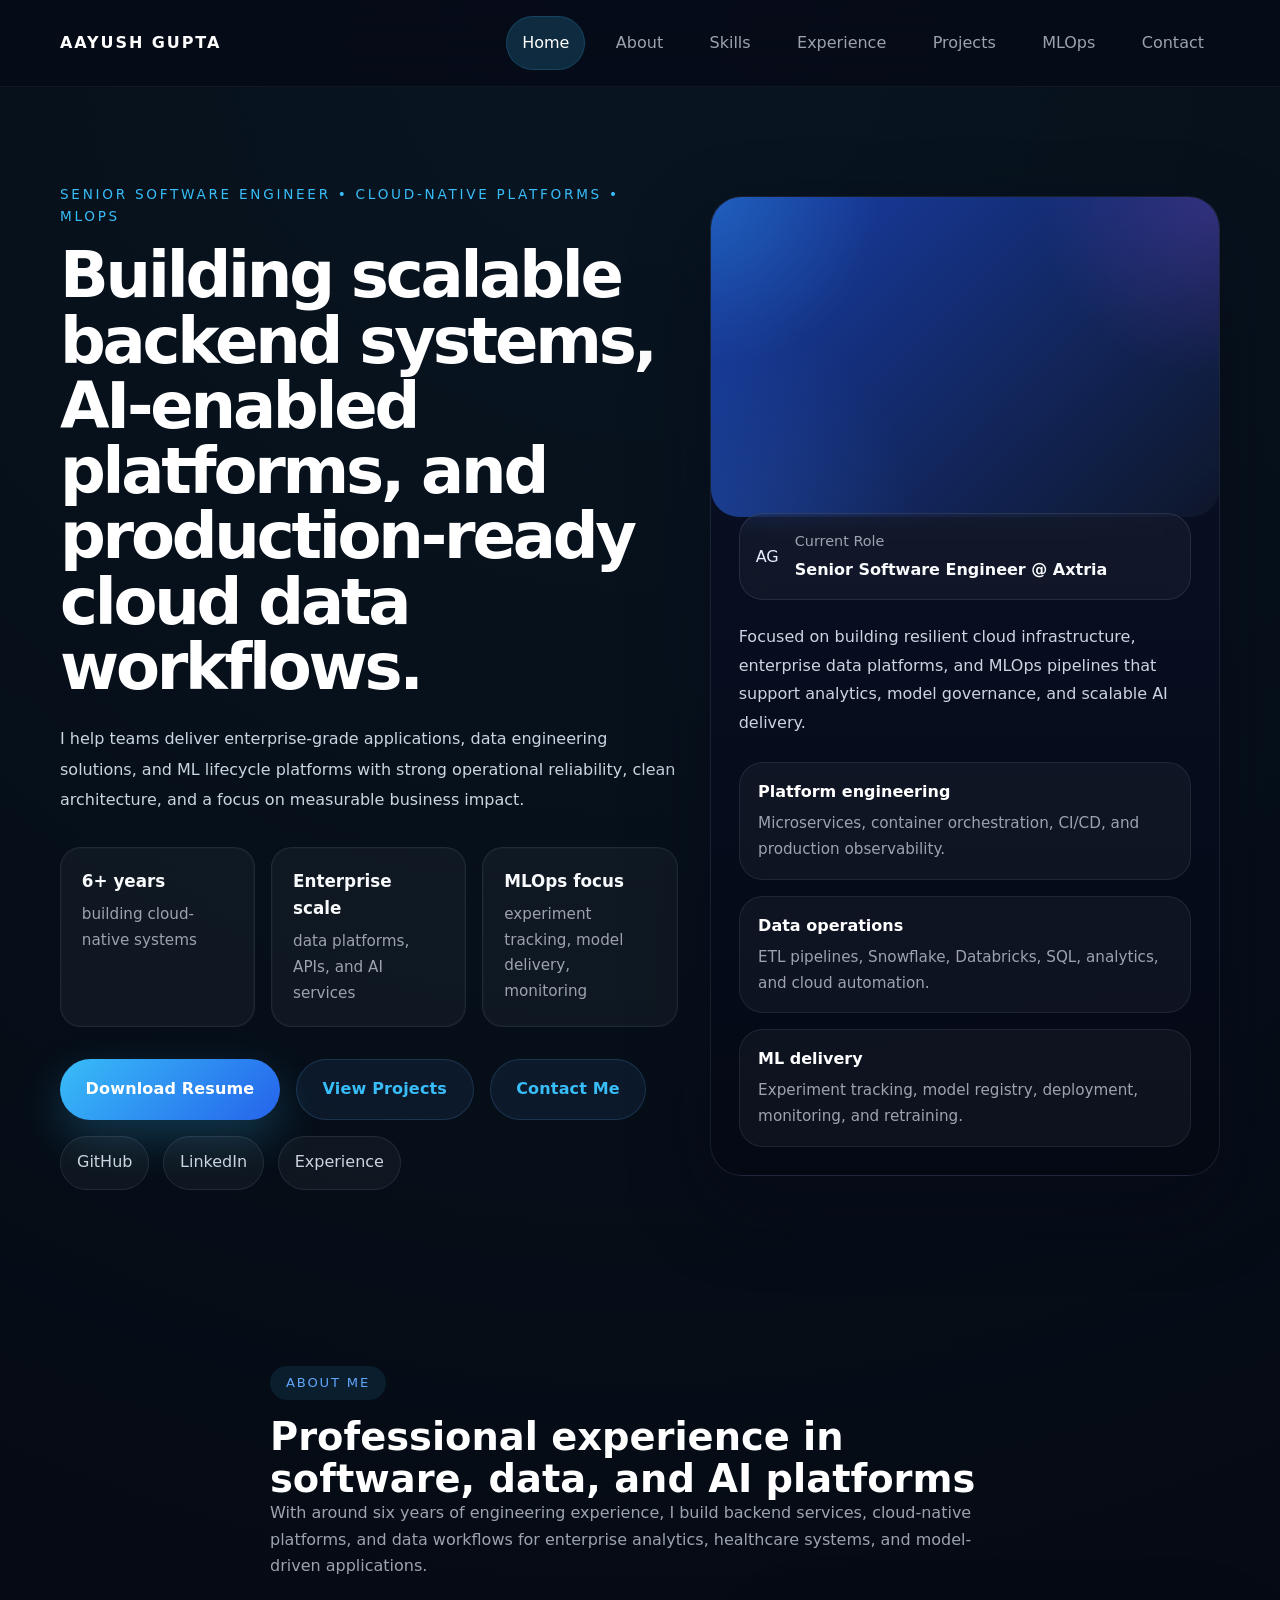
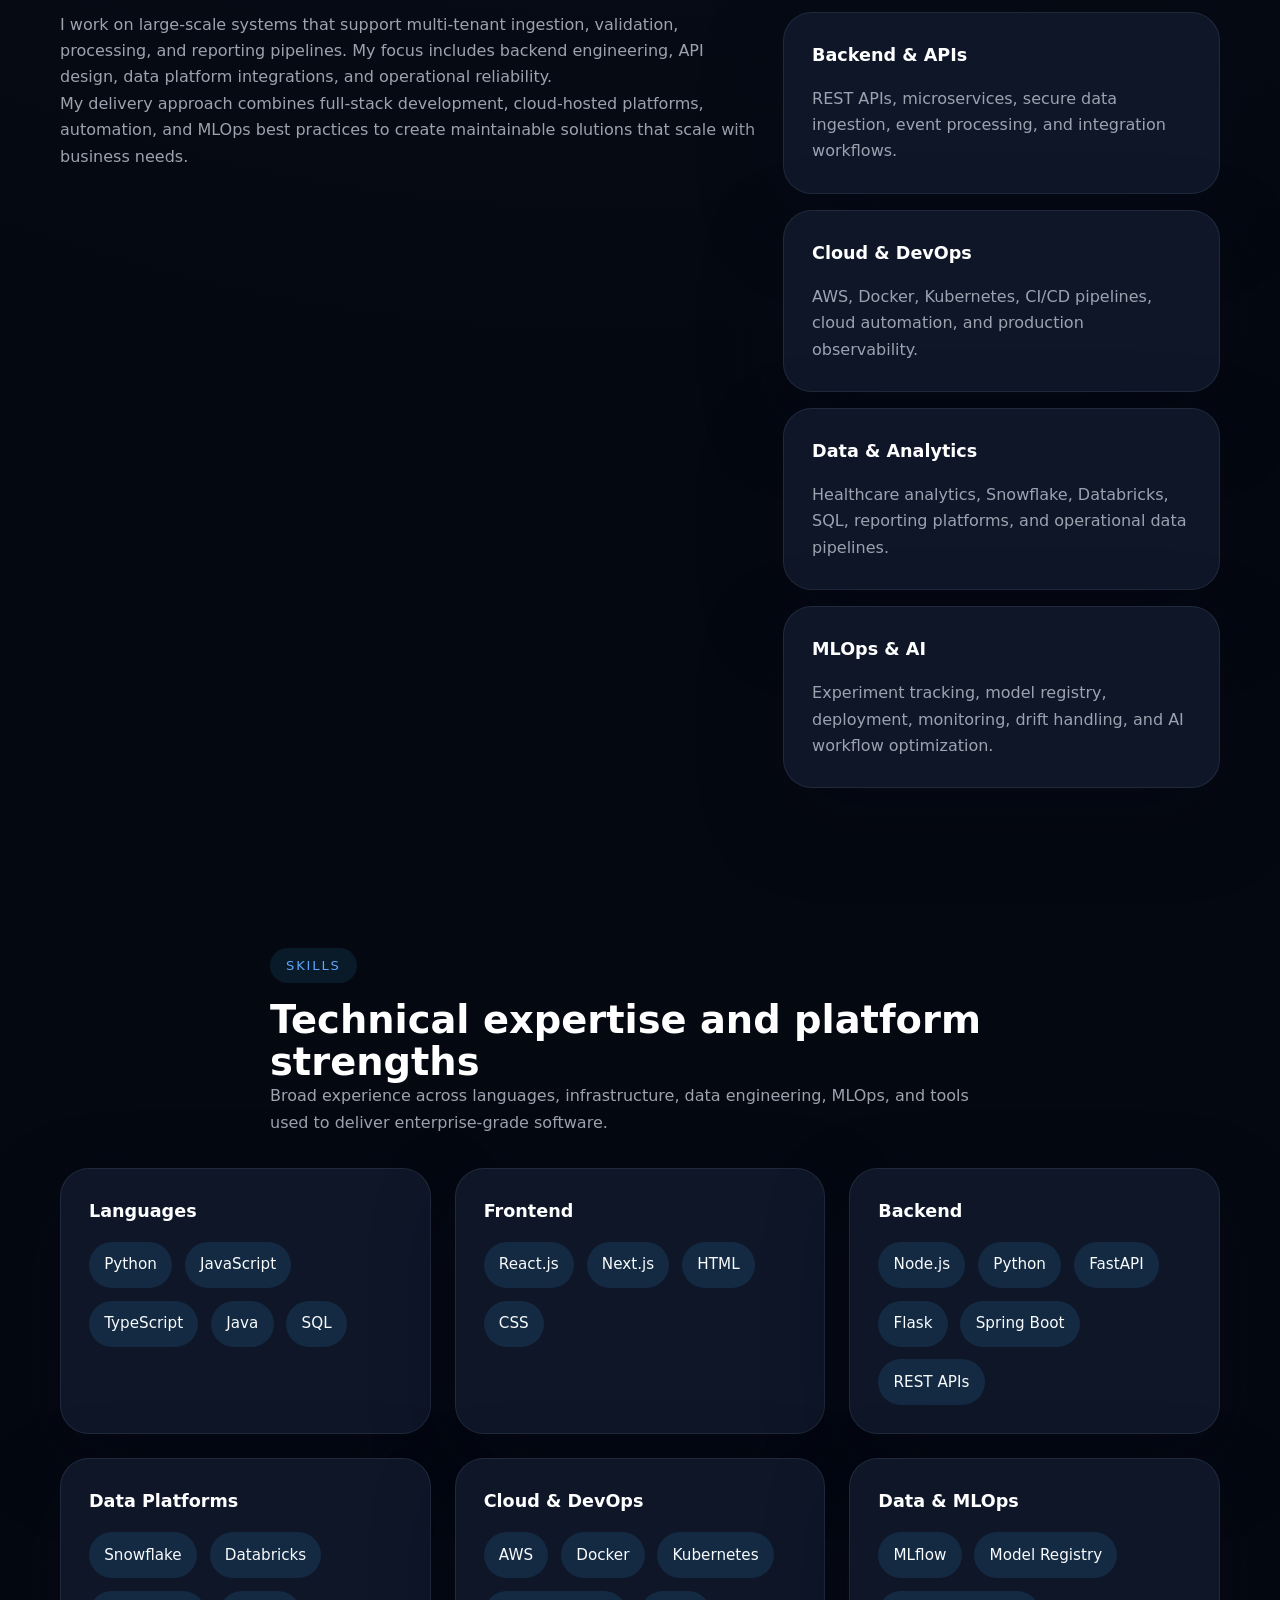
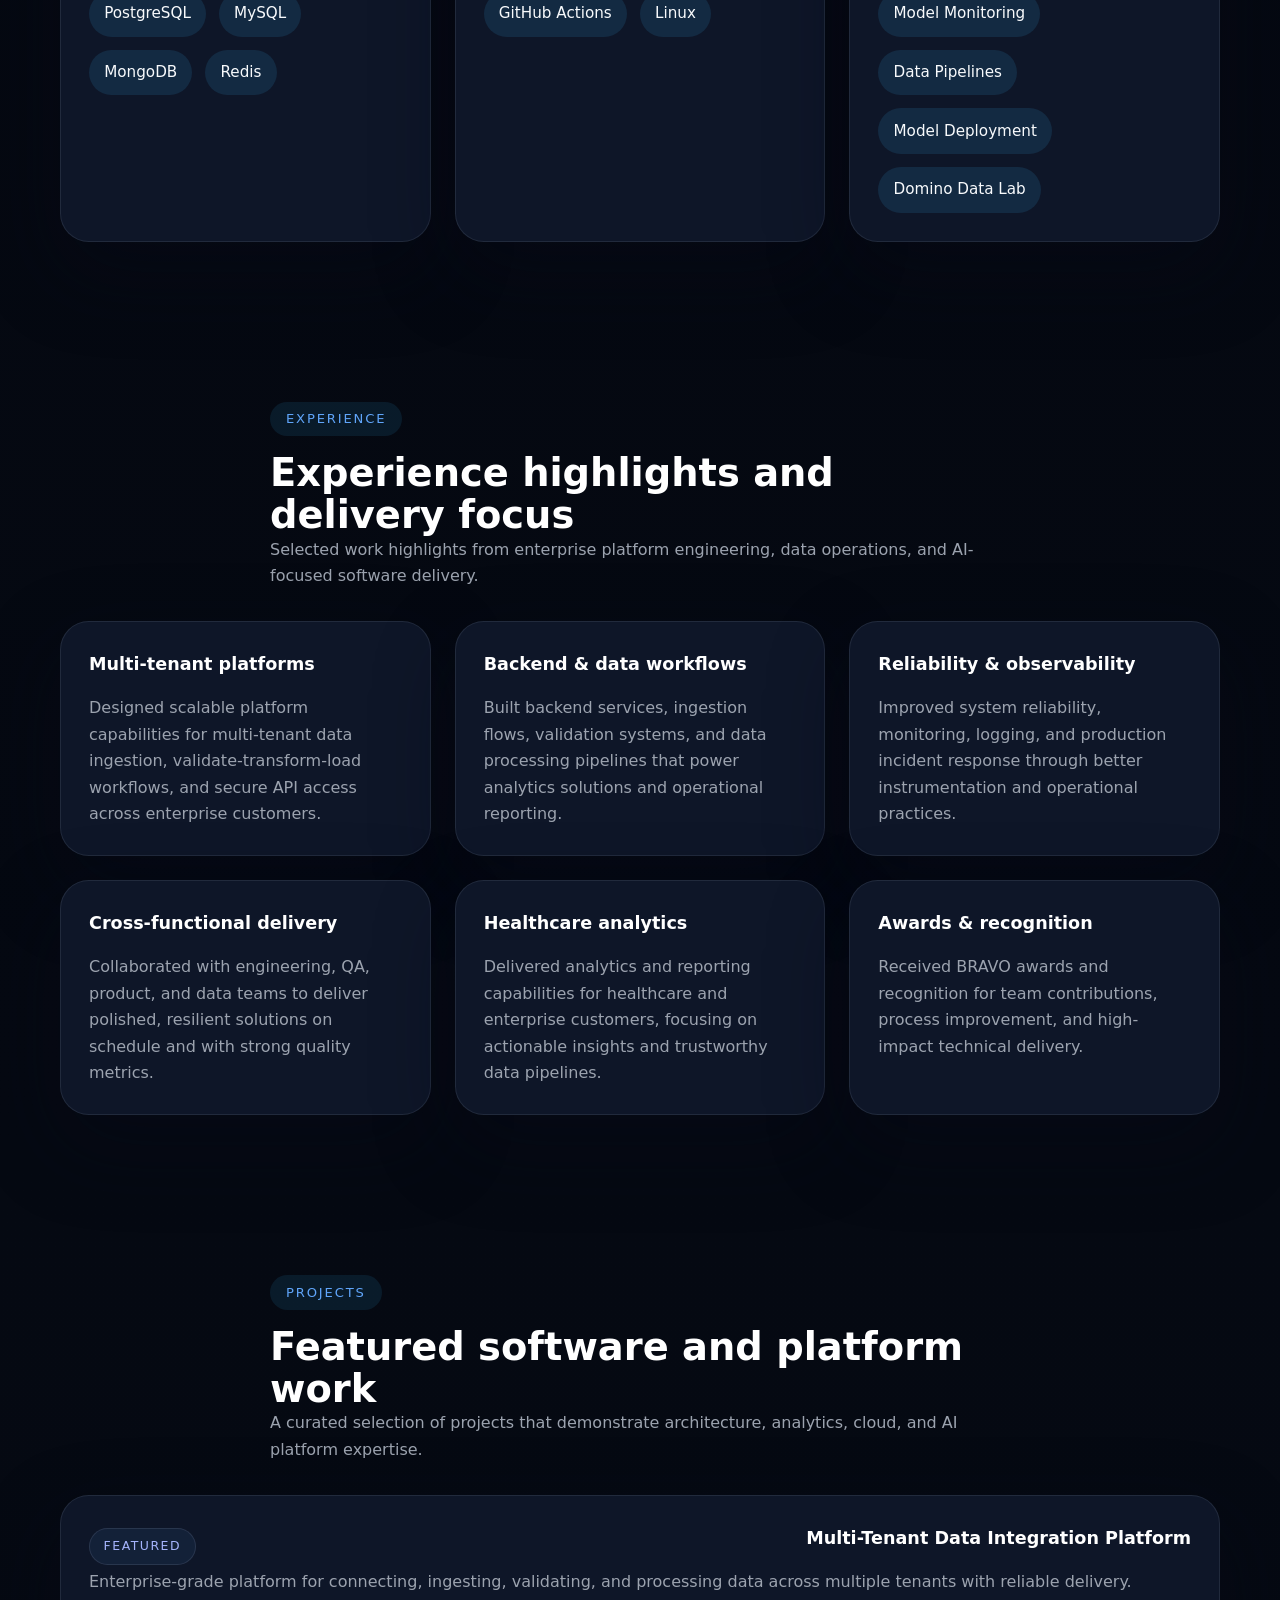
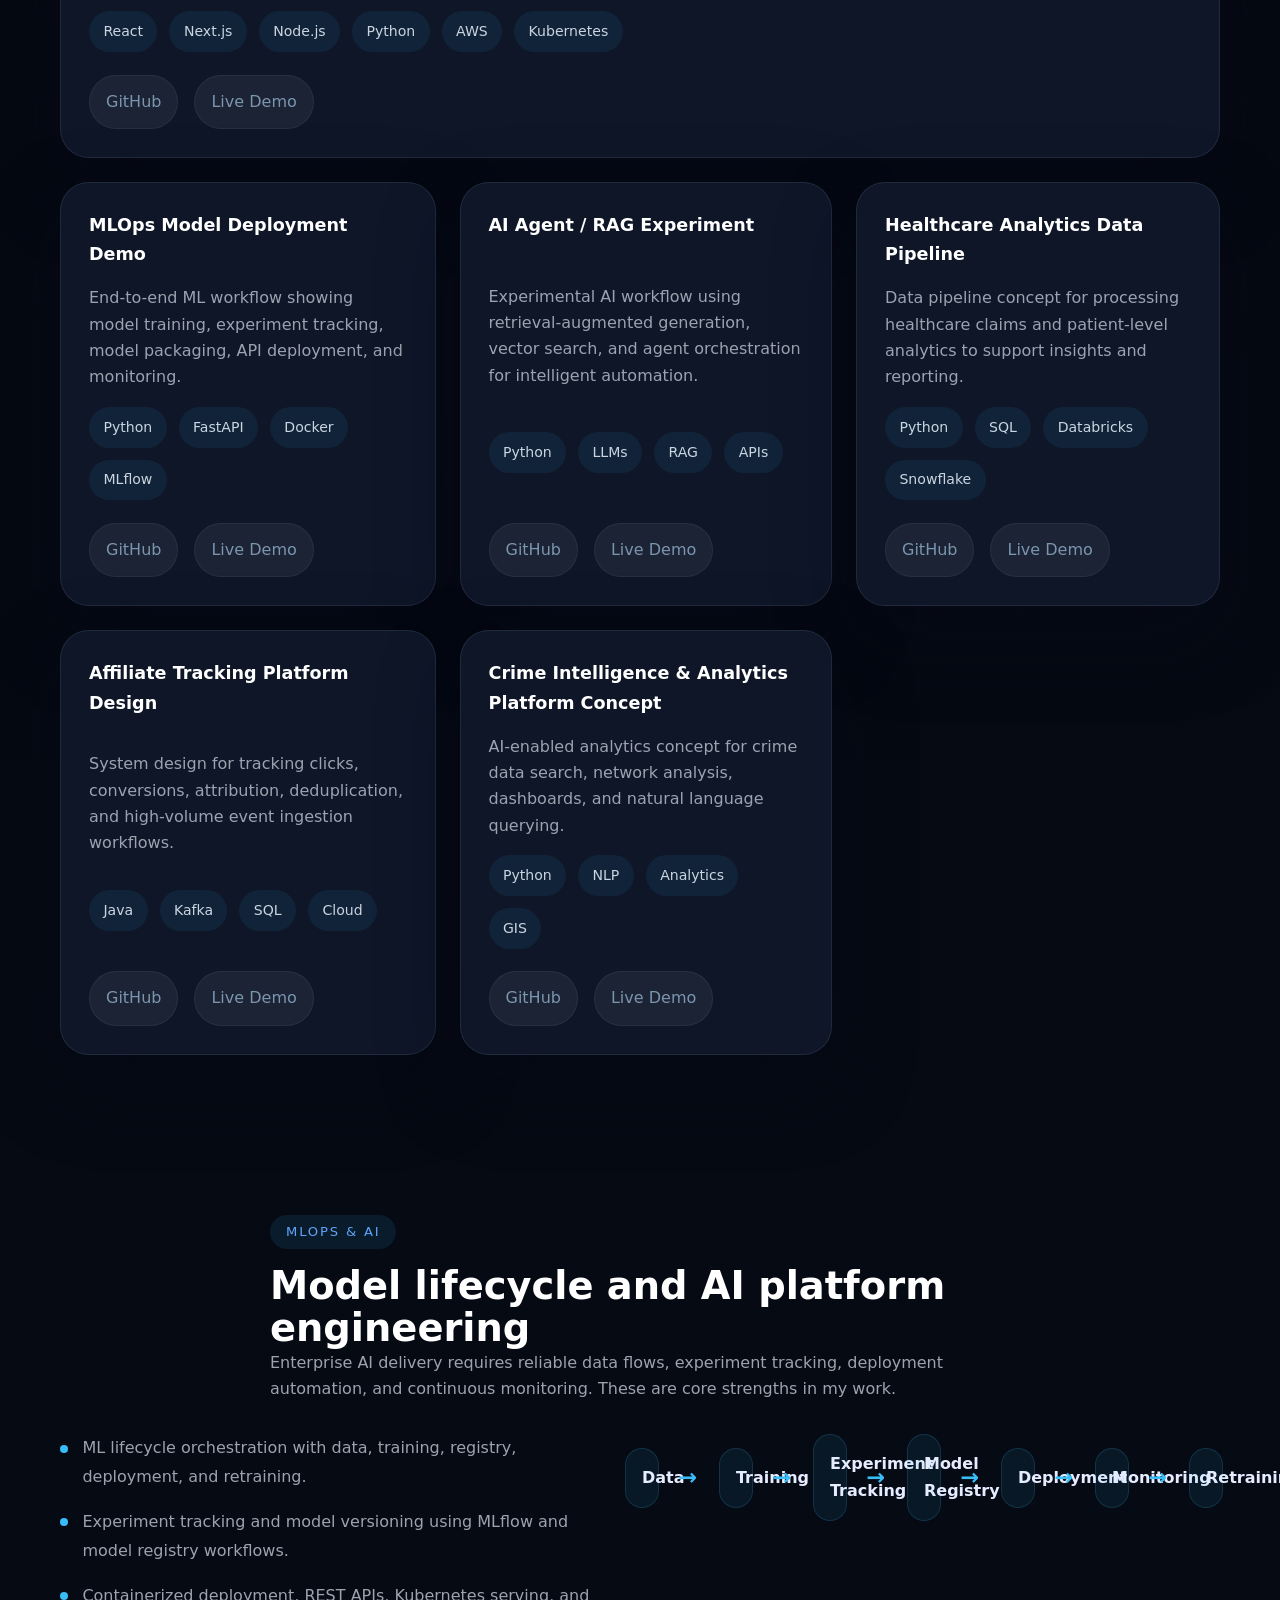
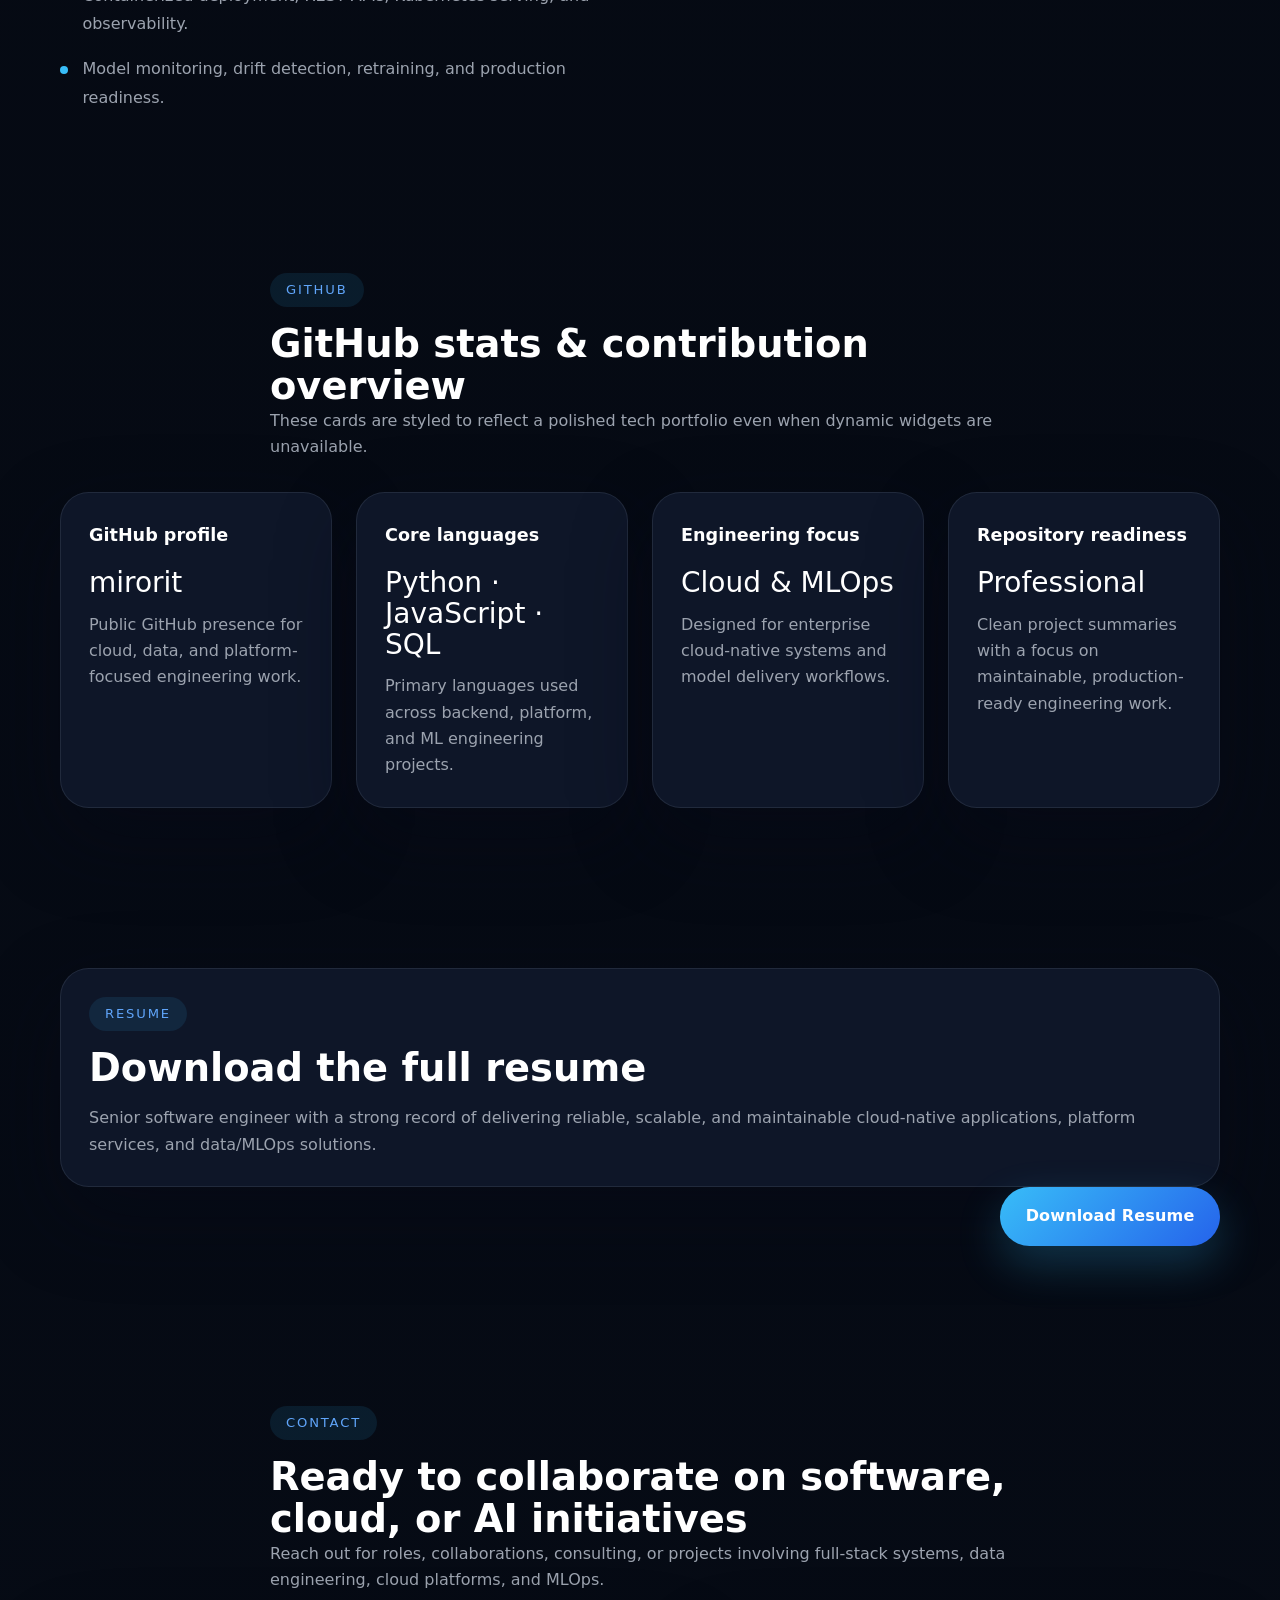
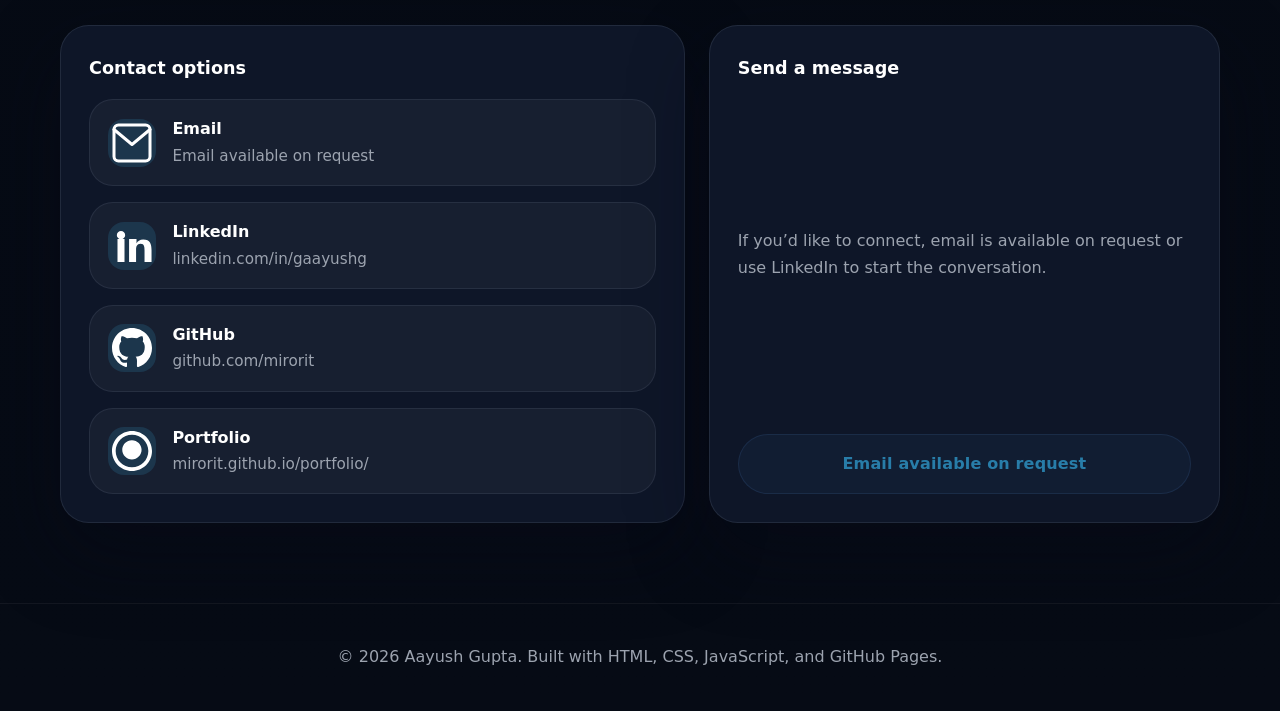
<file: index.html>
<!DOCTYPE html>
<html lang="en">
<head>
  <meta charset="UTF-8" />
  <meta name="viewport" content="width=device-width, initial-scale=1.0" />
  <title>Aayush Gupta | Senior Software Engineer</title>
  <meta name="description" content="Senior Software Engineer specializing in full-stack development, backend systems, cloud-native platforms, data engineering, MLOps, and AI platforms." />
  <meta name="author" content="Aayush Gupta" />
  <meta property="og:title" content="Aayush Gupta | Senior Software Engineer" />
  <meta property="og:description" content="Senior Software Engineer specializing in full-stack development, backend systems, cloud-native platforms, data engineering, MLOps, and AI platforms." />
  <meta property="og:type" content="website" />
  <meta property="og:url" content="https://mirorit.github.io/portfolio/" />
  <meta name="twitter:card" content="summary" />
  <meta name="twitter:title" content="Aayush Gupta | Senior Software Engineer" />
  <meta name="twitter:description" content="Senior Software Engineer specializing in full-stack development, backend systems, cloud-native platforms, data engineering, MLOps, and AI platforms." />
  <link rel="canonical" href="https://mirorit.github.io/portfolio/" />
  <meta name="theme-color" content="#050a13" />
  <link rel="stylesheet" href="styles.css" />
</head>
<body>
  <div class="site-shell">
    <header class="site-header">
      <div class="container header-inner">
        <a class="brand" href="#home">Aayush Gupta</a>
        <button class="nav-toggle" aria-label="Toggle navigation menu" aria-expanded="false">Menu</button>
        <nav class="site-nav" aria-label="Primary navigation">
          <a href="#home">Home</a>
          <a href="#about">About</a>
          <a href="#skills">Skills</a>
          <a href="#experience">Experience</a>
          <a href="#projects">Projects</a>
          <a href="#mlops">MLOps</a>
          <a href="#contact">Contact</a>
        </nav>
      </div>
    </header>

    <main>
      <section id="home" class="section hero-section">
        <div class="container hero-grid">
          <div class="hero-copy" data-animate>
            <p class="eyebrow">Senior Software Engineer • Cloud-Native Platforms • MLOps</p>
            <h1>Building scalable backend systems, AI-enabled platforms, and production-ready cloud data workflows.</h1>
            <p class="hero-text">I help teams deliver enterprise-grade applications, data engineering solutions, and ML lifecycle platforms with strong operational reliability, clean architecture, and a focus on measurable business impact.</p>

            <div class="hero-meta-grid">
              <div class="hero-tile">
                <span>6+ years</span>
                <p>building cloud-native systems</p>
              </div>
              <div class="hero-tile">
                <span>Enterprise scale</span>
                <p>data platforms, APIs, and AI services</p>
              </div>
              <div class="hero-tile">
                <span>MLOps focus</span>
                <p>experiment tracking, model delivery, monitoring</p>
              </div>
            </div>

            <div class="hero-actions">
              <a class="button primary" href="assets/resume/Aayush_Gupta_Resume.pdf" target="_blank" rel="noopener noreferrer">Download Resume</a>
              <a class="button secondary" href="#projects">View Projects</a>
              <a class="button secondary" href="#contact">Contact Me</a>
            </div>

            <div class="hero-links">
              <a class="social-pill" href="https://github.com/mirorit" target="_blank" rel="noopener noreferrer">GitHub</a>
              <a class="social-pill" href="https://www.linkedin.com/in/gaayushg/" target="_blank" rel="noopener noreferrer">LinkedIn</a>
              <a class="social-pill" href="#experience">Experience</a>
            </div>
          </div>

          <aside class="hero-card hero-panel" data-animate>
            <div class="hero-banner" role="img" aria-label="Abstract brand graphic for Aayush Gupta"></div>
            <div class="hero-panel-body">
              <div class="hero-profile-card">
                <div class="profile-avatar" aria-hidden="true">AG</div>
                <div>
                  <p class="label">Current Role</p>
                  <p class="value">Senior Software Engineer @ Axtria</p>
                </div>
              </div>
              <p class="panel-copy">Focused on building resilient cloud infrastructure, enterprise data platforms, and MLOps pipelines that support analytics, model governance, and scalable AI delivery.</p>
              <div class="hero-panel-list">
                <div class="hero-panel-item">
                  <strong>Platform engineering</strong>
                  <p>Microservices, container orchestration, CI/CD, and production observability.</p>
                </div>
                <div class="hero-panel-item">
                  <strong>Data operations</strong>
                  <p>ETL pipelines, Snowflake, Databricks, SQL, analytics, and cloud automation.</p>
                </div>
                <div class="hero-panel-item">
                  <strong>ML delivery</strong>
                  <p>Experiment tracking, model registry, deployment, monitoring, and retraining.</p>
                </div>
              </div>
            </div>
          </aside>
        </div>
      </section>

      <section id="about" class="section about-section">
        <div class="container section-header" data-animate>
          <span class="section-tag">About Me</span>
          <h2>Professional experience in software, data, and AI platforms</h2>
          <p>With around six years of engineering experience, I build backend services, cloud-native platforms, and data workflows for enterprise analytics, healthcare systems, and model-driven applications.</p>
        </div>
        <div class="container about-grid">
          <div class="about-copy" data-animate>
            <p>I work on large-scale systems that support multi-tenant ingestion, validation, processing, and reporting pipelines. My focus includes backend engineering, API design, data platform integrations, and operational reliability.</p>
            <p>My delivery approach combines full-stack development, cloud-hosted platforms, automation, and MLOps best practices to create maintainable solutions that scale with business needs.</p>
          </div>
          <div class="feature-grid" data-animate>
            <article class="feature-card">
              <h3>Backend & APIs</h3>
              <p>REST APIs, microservices, secure data ingestion, event processing, and integration workflows.</p>
            </article>
            <article class="feature-card">
              <h3>Cloud & DevOps</h3>
              <p>AWS, Docker, Kubernetes, CI/CD pipelines, cloud automation, and production observability.</p>
            </article>
            <article class="feature-card">
              <h3>Data & Analytics</h3>
              <p>Healthcare analytics, Snowflake, Databricks, SQL, reporting platforms, and operational data pipelines.</p>
            </article>
            <article class="feature-card">
              <h3>MLOps & AI</h3>
              <p>Experiment tracking, model registry, deployment, monitoring, drift handling, and AI workflow optimization.</p>
            </article>
          </div>
        </div>
      </section>

      <section id="skills" class="section skills-section">
        <div class="container section-header" data-animate>
          <span class="section-tag">Skills</span>
          <h2>Technical expertise and platform strengths</h2>
          <p>Broad experience across languages, infrastructure, data engineering, MLOps, and tools used to deliver enterprise-grade software.</p>
        </div>
        <div class="container skills-grid">
          <article class="skill-card" data-animate>
            <h3>Languages</h3>
            <div class="skill-pills">
              <span class="skill-pill">Python</span>
              <span class="skill-pill">JavaScript</span>
              <span class="skill-pill">TypeScript</span>
              <span class="skill-pill">Java</span>
              <span class="skill-pill">SQL</span>
            </div>
          </article>
          <article class="skill-card" data-animate>
            <h3>Frontend</h3>
            <div class="skill-pills">
              <span class="skill-pill">React.js</span>
              <span class="skill-pill">Next.js</span>
              <span class="skill-pill">HTML</span>
              <span class="skill-pill">CSS</span>
            </div>
          </article>
          <article class="skill-card" data-animate>
            <h3>Backend</h3>
            <div class="skill-pills">
              <span class="skill-pill">Node.js</span>
              <span class="skill-pill">Python</span>
              <span class="skill-pill">FastAPI</span>
              <span class="skill-pill">Flask</span>
              <span class="skill-pill">Spring Boot</span>
              <span class="skill-pill">REST APIs</span>
            </div>
          </article>
          <article class="skill-card" data-animate>
            <h3>Data Platforms</h3>
            <div class="skill-pills">
              <span class="skill-pill">Snowflake</span>
              <span class="skill-pill">Databricks</span>
              <span class="skill-pill">PostgreSQL</span>
              <span class="skill-pill">MySQL</span>
              <span class="skill-pill">MongoDB</span>
              <span class="skill-pill">Redis</span>
            </div>
          </article>
          <article class="skill-card" data-animate>
            <h3>Cloud & DevOps</h3>
            <div class="skill-pills">
              <span class="skill-pill">AWS</span>
              <span class="skill-pill">Docker</span>
              <span class="skill-pill">Kubernetes</span>
              <span class="skill-pill">GitHub Actions</span>
              <span class="skill-pill">Linux</span>
            </div>
          </article>
          <article class="skill-card" data-animate>
            <h3>Data & MLOps</h3>
            <div class="skill-pills">
              <span class="skill-pill">MLflow</span>
              <span class="skill-pill">Model Registry</span>
              <span class="skill-pill">Model Monitoring</span>
              <span class="skill-pill">Data Pipelines</span>
              <span class="skill-pill">Model Deployment</span>
              <span class="skill-pill">Domino Data Lab</span>
            </div>
          </article>
        </div>
      </section>

      <section id="experience" class="section experience-section">
        <div class="container section-header" data-animate>
          <span class="section-tag">Experience</span>
          <h2>Experience highlights and delivery focus</h2>
          <p>Selected work highlights from enterprise platform engineering, data operations, and AI-focused software delivery.</p>
        </div>
        <div class="container experience-grid">
          <article class="experience-card" data-animate>
            <h3>Multi-tenant platforms</h3>
            <p>Designed scalable platform capabilities for multi-tenant data ingestion, validate-transform-load workflows, and secure API access across enterprise customers.</p>
          </article>
          <article class="experience-card" data-animate>
            <h3>Backend & data workflows</h3>
            <p>Built backend services, ingestion flows, validation systems, and data processing pipelines that power analytics solutions and operational reporting.</p>
          </article>
          <article class="experience-card" data-animate>
            <h3>Reliability & observability</h3>
            <p>Improved system reliability, monitoring, logging, and production incident response through better instrumentation and operational practices.</p>
          </article>
          <article class="experience-card" data-animate>
            <h3>Cross-functional delivery</h3>
            <p>Collaborated with engineering, QA, product, and data teams to deliver polished, resilient solutions on schedule and with strong quality metrics.</p>
          </article>
          <article class="experience-card" data-animate>
            <h3>Healthcare analytics</h3>
            <p>Delivered analytics and reporting capabilities for healthcare and enterprise customers, focusing on actionable insights and trustworthy data pipelines.</p>
          </article>
          <article class="experience-card" data-animate>
            <h3>Awards & recognition</h3>
            <p>Received BRAVO awards and recognition for team contributions, process improvement, and high-impact technical delivery.</p>
          </article>
        </div>
      </section>

      <section id="projects" class="section projects-section">
        <div class="container section-header" data-animate>
          <span class="section-tag">Projects</span>
          <h2>Featured software and platform work</h2>
          <p>A curated selection of projects that demonstrate architecture, analytics, cloud, and AI platform expertise.</p>
        </div>
        <div class="container projects-grid">
          <article class="project-card featured-card" data-animate>
            <div class="project-card-header">
              <span class="project-label">Featured</span>
              <h3>Multi-Tenant Data Integration Platform</h3>
            </div>
            <p>Enterprise-grade platform for connecting, ingesting, validating, and processing data across multiple tenants with reliable delivery.</p>
            <div class="project-tags">
              <span class="tech-tag">React</span>
              <span class="tech-tag">Next.js</span>
              <span class="tech-tag">Node.js</span>
              <span class="tech-tag">Python</span>
              <span class="tech-tag">AWS</span>
              <span class="tech-tag">Kubernetes</span>
            </div>
            <div class="project-links">
              <span class="project-link disabled" aria-disabled="true">GitHub</span>
              <span class="project-link disabled" aria-disabled="true">Live Demo</span>
            </div>
          </article>
          <article class="project-card" data-animate>
            <div class="project-card-header">
              <h3>MLOps Model Deployment Demo</h3>
            </div>
            <p>End-to-end ML workflow showing model training, experiment tracking, model packaging, API deployment, and monitoring.</p>
            <div class="project-tags">
              <span class="tech-tag">Python</span>
              <span class="tech-tag">FastAPI</span>
              <span class="tech-tag">Docker</span>
              <span class="tech-tag">MLflow</span>
            </div>
            <div class="project-links">
              <span class="project-link disabled" aria-disabled="true">GitHub</span>
              <span class="project-link disabled" aria-disabled="true">Live Demo</span>
            </div>
          </article>
          <article class="project-card" data-animate>
            <div class="project-card-header">
              <h3>AI Agent / RAG Experiment</h3>
            </div>
            <p>Experimental AI workflow using retrieval-augmented generation, vector search, and agent orchestration for intelligent automation.</p>
            <div class="project-tags">
              <span class="tech-tag">Python</span>
              <span class="tech-tag">LLMs</span>
              <span class="tech-tag">RAG</span>
              <span class="tech-tag">APIs</span>
            </div>
            <div class="project-links">
              <span class="project-link disabled" aria-disabled="true">GitHub</span>
              <span class="project-link disabled" aria-disabled="true">Live Demo</span>
            </div>
          </article>
          <article class="project-card" data-animate>
            <div class="project-card-header">
              <h3>Healthcare Analytics Data Pipeline</h3>
            </div>
            <p>Data pipeline concept for processing healthcare claims and patient-level analytics to support insights and reporting.</p>
            <div class="project-tags">
              <span class="tech-tag">Python</span>
              <span class="tech-tag">SQL</span>
              <span class="tech-tag">Databricks</span>
              <span class="tech-tag">Snowflake</span>
            </div>
            <div class="project-links">
              <span class="project-link disabled" aria-disabled="true">GitHub</span>
              <span class="project-link disabled" aria-disabled="true">Live Demo</span>
            </div>
          </article>
          <article class="project-card" data-animate>
            <div class="project-card-header">
              <h3>Affiliate Tracking Platform Design</h3>
            </div>
            <p>System design for tracking clicks, conversions, attribution, deduplication, and high-volume event ingestion workflows.</p>
            <div class="project-tags">
              <span class="tech-tag">Java</span>
              <span class="tech-tag">Kafka</span>
              <span class="tech-tag">SQL</span>
              <span class="tech-tag">Cloud</span>
            </div>
            <div class="project-links">
              <span class="project-link disabled" aria-disabled="true">GitHub</span>
              <span class="project-link disabled" aria-disabled="true">Live Demo</span>
            </div>
          </article>
          <article class="project-card" data-animate>
            <div class="project-card-header">
              <h3>Crime Intelligence & Analytics Platform Concept</h3>
            </div>
            <p>AI-enabled analytics concept for crime data search, network analysis, dashboards, and natural language querying.</p>
            <div class="project-tags">
              <span class="tech-tag">Python</span>
              <span class="tech-tag">NLP</span>
              <span class="tech-tag">Analytics</span>
              <span class="tech-tag">GIS</span>
            </div>
            <div class="project-links">
              <span class="project-link disabled" aria-disabled="true">GitHub</span>
              <span class="project-link disabled" aria-disabled="true">Live Demo</span>
            </div>
          </article>
        </div>
      </section>

      <section id="mlops" class="section mlops-section">
        <div class="container section-header" data-animate>
          <span class="section-tag">MLOps & AI</span>
          <h2>Model lifecycle and AI platform engineering</h2>
          <p>Enterprise AI delivery requires reliable data flows, experiment tracking, deployment automation, and continuous monitoring. These are core strengths in my work.</p>
        </div>
        <div class="container mlops-grid">
          <div class="mlops-summary" data-animate>
            <ul>
              <li>ML lifecycle orchestration with data, training, registry, deployment, and retraining.</li>
              <li>Experiment tracking and model versioning using MLflow and model registry workflows.</li>
              <li>Containerized deployment, REST APIs, Kubernetes serving, and observability.</li>
              <li>Model monitoring, drift detection, retraining, and production readiness.</li>
            </ul>
          </div>
          <div class="flow-track" data-animate>
            <div class="flow-step">Data</div>
            <div class="flow-arrow">→</div>
            <div class="flow-step">Training</div>
            <div class="flow-arrow">→</div>
            <div class="flow-step">Experiment Tracking</div>
            <div class="flow-arrow">→</div>
            <div class="flow-step">Model Registry</div>
            <div class="flow-arrow">→</div>
            <div class="flow-step">Deployment</div>
            <div class="flow-arrow">→</div>
            <div class="flow-step">Monitoring</div>
            <div class="flow-arrow">→</div>
            <div class="flow-step">Retraining</div>
          </div>
        </div>
      </section>

      <section id="stats" class="section stats-section">
        <div class="container section-header" data-animate>
          <span class="section-tag">GitHub</span>
          <h2>GitHub stats & contribution overview</h2>
          <p>These cards are styled to reflect a polished tech portfolio even when dynamic widgets are unavailable.</p>
        </div>
        <div class="container stats-grid">
          <article class="stat-card" data-animate>
            <h3>GitHub profile</h3>
            <p class="stat-value">mirorit</p>
            <p class="stat-copy">Public GitHub presence for cloud, data, and platform-focused engineering work.</p>
          </article>
          <article class="stat-card" data-animate>
            <h3>Core languages</h3>
            <p class="stat-value">Python · JavaScript · SQL</p>
            <p class="stat-copy">Primary languages used across backend, platform, and ML engineering projects.</p>
          </article>
          <article class="stat-card" data-animate>
            <h3>Engineering focus</h3>
            <p class="stat-value">Cloud & MLOps</p>
            <p class="stat-copy">Designed for enterprise cloud-native systems and model delivery workflows.</p>
          </article>
          <article class="stat-card" data-animate>
            <h3>Repository readiness</h3>
            <p class="stat-value">Professional</p>
            <p class="stat-copy">Clean project summaries with a focus on maintainable, production-ready engineering work.</p>
          </article>
        </div>
      </section>

      <section id="resume" class="section resume-section">
        <div class="container resume-grid" data-animate>
          <div class="resume-copy">
            <span class="section-tag">Resume</span>
            <h2>Download the full resume</h2>
            <p>Senior software engineer with a strong record of delivering reliable, scalable, and maintainable cloud-native applications, platform services, and data/MLOps solutions.</p>
          </div>
          <div class="resume-actions">
            <a class="button primary" href="assets/resume/Aayush_Gupta_Resume.pdf" download="Aayush_Gupta_Resume.pdf">Download Resume</a>
            <!-- TODO: Replace placeholder resume PDF at assets/resume/Aayush_Gupta_Resume.pdf with the actual resume file. -->
          </div>
        </div>
      </section>

      <section id="contact" class="section contact-section">
        <div class="container section-header" data-animate>
          <span class="section-tag">Contact</span>
          <h2>Ready to collaborate on software, cloud, or AI initiatives</h2>
          <p>Reach out for roles, collaborations, consulting, or projects involving full-stack systems, data engineering, cloud platforms, and MLOps.</p>
        </div>
        <div class="container contact-grid">
          <article class="contact-card contact-details" data-animate>
            <h3>Contact options</h3>
            <div class="contact-items">
              <div class="contact-item" aria-label="Email available on request">
                <span class="contact-icon" aria-hidden="true">
                  <svg viewBox="0 0 24 24" fill="none" xmlns="http://www.w3.org/2000/svg" aria-hidden="true">
                    <path d="M3 5.25C3 4.007 4.007 3 5.25 3h13.5C19.993 3 21 4.007 21 5.25v13.5c0 1.243-1.007 2.25-2.25 2.25H5.25C4.007 21 3 19.993 3 18.75V5.25Z" stroke="currentColor" stroke-width="1.5" stroke-linecap="round" stroke-linejoin="round"/>
                    <path d="M21 5.25 12 12.75 3 5.25" stroke="currentColor" stroke-width="1.5" stroke-linecap="round" stroke-linejoin="round"/>
                  </svg>
                </span>
                <div>
                  <p>Email</p>
                  <span>Email available on request</span>
                </div>
              </div>
              <!-- TODO: Confirm whether a public email address is available on LinkedIn before publishing email contact information. -->
              <a class="contact-item" href="https://www.linkedin.com/in/gaayushg/" target="_blank" rel="noopener noreferrer" aria-label="Visit LinkedIn profile">
                <span class="contact-icon" aria-hidden="true">
                  <svg viewBox="0 0 24 24" fill="none" xmlns="http://www.w3.org/2000/svg" aria-hidden="true">
                    <path d="M4.75 8.5h3.5V20h-3.5V8.5ZM6.5 4.5a2.083 2.083 0 1 1 0 4.166 2.083 2.083 0 0 1 0-4.166Zm4.417 4h3.337v2.083h.048c.465-.88 1.603-1.812 3.297-1.812 3.526 0 4.167 2.323 4.167 5.344V20h-3.5v-5.902c0-1.41-.026-3.223-1.963-3.223-1.964 0-2.265 1.533-2.265 3.115V20h-3.5V8.5Z" fill="currentColor"/>
                  </svg>
                </span>
                <div>
                  <p>LinkedIn</p>
                  <span>linkedin.com/in/gaayushg</span>
                </div>
              </a>
              <a class="contact-item" href="https://github.com/mirorit" target="_blank" rel="noopener noreferrer" aria-label="Visit GitHub profile">
                <span class="contact-icon" aria-hidden="true">
                  <svg viewBox="0 0 24 24" fill="none" xmlns="http://www.w3.org/2000/svg" aria-hidden="true">
                    <path d="M12 2C6.48 2 2 6.48 2 12c0 4.42 2.865 8.166 6.839 9.489.5.092.683-.217.683-.483 0-.237-.009-.868-.014-1.703-2.782.605-3.369-1.342-3.369-1.342-.454-1.156-1.11-1.464-1.11-1.464-.909-.62.069-.608.069-.608 1.004.071 1.532 1.032 1.532 1.032.893 1.532 2.341 1.089 2.91.833.091-.647.35-1.09.636-1.341-2.22-.252-4.555-1.11-4.555-4.944 0-1.091.39-1.984 1.03-2.683-.103-.253-.447-1.27.098-2.646 0 0 .84-.269 2.75 1.026A9.564 9.564 0 0 1 12 6.844c.85.004 1.705.115 2.504.338 1.909-1.296 2.747-1.025 2.747-1.025.546 1.377.202 2.393.1 2.646.64.699 1.028 1.592 1.028 2.683 0 3.846-2.338 4.688-4.565 4.935.359.309.678.92.678 1.855 0 1.338-.012 2.419-.012 2.747 0 .268.18.58.688.481C19.135 20.164 22 16.42 22 12c0-5.52-4.48-10-10-10Z" fill="currentColor"/>
                  </svg>
                </span>
                <div>
                  <p>GitHub</p>
                  <span>github.com/mirorit</span>
                </div>
              </a>
              <a class="contact-item" href="https://mirorit.github.io/portfolio/" target="_blank" rel="noopener noreferrer" aria-label="Visit portfolio site">
                <span class="contact-icon" aria-hidden="true">
                  <svg viewBox="0 0 24 24" fill="none" xmlns="http://www.w3.org/2000/svg" aria-hidden="true">
                    <path d="M12 2C6.477 2 2 6.477 2 12s4.477 10 10 10 10-4.477 10-10S17.523 2 12 2Zm0 18.167c-4.51 0-8.167-3.657-8.167-8.167 0-4.51 3.657-8.167 8.167-8.167 4.51 0 8.167 3.657 8.167 8.167 0 4.51-3.657 8.167-8.167 8.167Zm-.042-13.583c-2.67 0-4.833 2.164-4.833 4.833 0 2.67 2.163 4.833 4.833 4.833 2.67 0 4.833-2.163 4.833-4.833 0-2.669-2.163-4.833-4.833-4.833Z" fill="currentColor"/>
                  </svg>
                </span>
                <div>
                  <p>Portfolio</p>
                  <span>mirorit.github.io/portfolio/</span>
                </div>
              </a>
            </div>
          </article>
          <article class="contact-card form-card" data-animate>
            <h3>Send a message</h3>
            <p>If you’d like to connect, email is available on request or use LinkedIn to start the conversation.</p>
            <button class="button secondary disabled" type="button" aria-disabled="true">Email available on request</button>
          </article>
        </div>
      </section>
    </main>

    <footer class="site-footer">
      <div class="container footer-inner">
        <p>© 2026 Aayush Gupta. Built with HTML, CSS, JavaScript, and GitHub Pages.</p>
      </div>
    </footer>
  </div>
  <script src="script.js"></script>
</body>
</html>
</file>
<file: styles.css>
:root {
  color-scheme: dark;
  font-family: Inter, ui-sans-serif, system-ui, -apple-system, BlinkMacSystemFont, "Segoe UI", sans-serif;
  font-weight: 400;
  font-size: 16px;
  line-height: 1.65;
  color: #e5ecff;
  background: #050a13;
  --bg: #050a13;
  --bg-soft: rgba(12, 18, 35, 0.95);
  --surface: rgba(11, 18, 40, 0.96);
  --surface-soft: rgba(18, 28, 58, 0.84);
  --surface-strong: rgba(9, 14, 27, 0.98);
  --border: rgba(148, 163, 184, 0.16);
  --accent: #38bdf8;
  --accent-strong: #22d3ee;
  --text: #e5ecff;
  --muted: #9ca3af;
  --muted-strong: #94a3b8;
  --shadow: 0 30px 80px rgba(6, 10, 25, 0.42);
  --radius: 24px;
  --radius-md: 18px;
  --radius-sm: 14px;
  --transition: 240ms ease;
}

* {
  box-sizing: border-box;
}

html {
  scroll-behavior: smooth;
}

body {
  margin: 0;
  min-height: 100vh;
  background: radial-gradient(circle at top, rgba(56, 189, 248, 0.08), transparent 24%),
    linear-gradient(180deg, #04070f 0%, #060b15 100%);
}

img {
  max-width: 100%;
  display: block;
}

a,
button {
  font: inherit;
}

a {
  color: var(--accent);
  text-decoration: none;
  transition: color var(--transition), transform var(--transition);
}

a:hover,
a:focus-visible {
  color: #ffffff;
  transform: translateX(2px);
}

button {
  border: none;
  background: transparent;
  cursor: pointer;
}

button:focus-visible,
a:focus-visible {
  outline: 2px solid rgba(56, 189, 248, 0.5);
  outline-offset: 3px;
}

.site-shell {
  display: flex;
  flex-direction: column;
  min-height: 100vh;
}

.container {
  width: min(1160px, calc(100% - 2rem));
  margin: 0 auto;
}

.site-header {
  position: sticky;
  top: 0;
  z-index: 50;
  backdrop-filter: blur(18px);
  background: rgba(6, 11, 23, 0.88);
  border-bottom: 1px solid rgba(255, 255, 255, 0.05);
}

.header-inner {
  display: flex;
  align-items: center;
  justify-content: space-between;
  gap: 1rem;
  padding: 1rem 0;
}

.brand {
  font-size: 1rem;
  font-weight: 700;
  letter-spacing: 0.12em;
  text-transform: uppercase;
  color: #ffffff;
}

.site-nav {
  display: flex;
  flex-wrap: wrap;
  gap: 0.9rem;
  align-items: center;
}

.site-nav a {
  color: var(--muted);
  padding: 0.85rem 1rem;
  border-radius: 999px;
  transition: background var(--transition), color var(--transition), transform var(--transition);
}

.site-nav a:hover,
.site-nav a:focus-visible {
  color: #ffffff;
  background: rgba(56, 189, 248, 0.12);
}

.site-nav a.active {
  color: #ffffff;
  background: rgba(56, 189, 248, 0.18);
  box-shadow: inset 0 0 0 1px rgba(56, 189, 248, 0.18);
}

.nav-toggle {
  display: none;
  padding: 0.9rem 1.1rem;
  border-radius: 999px;
  border: 1px solid rgba(148, 163, 184, 0.18);
  background: rgba(15, 23, 42, 0.9);
  color: #e5ecff;
}

.section {
  padding: 5rem 0;
}

.section-header {
  max-width: 740px;
  margin-bottom: 2rem;
}

.section-tag {
  display: inline-flex;
  align-items: center;
  justify-content: center;
  padding: 0.4rem 1rem;
  border-radius: 999px;
  background: rgba(56, 189, 248, 0.1);
  color: #60a5fa;
  font-size: 0.82rem;
  letter-spacing: 0.14em;
  text-transform: uppercase;
}

h1,
h2,
h3 {
  margin: 0;
  color: #ffffff;
}

h1 {
  font-size: clamp(2.9rem, 5vw, 4.6rem);
  line-height: 1.02;
  letter-spacing: -0.05em;
}

h2 {
  font-size: clamp(2rem, 3vw, 2.8rem);
  margin-top: 1rem;
  line-height: 1.1;
}

h3 {
  font-size: 1.1rem;
}

p,
ul {
  margin: 0;
  color: var(--muted);
}

.hero-section {
  padding-top: 6rem;
  padding-bottom: 6rem;
}

.hero-grid {
  display: grid;
  grid-template-columns: 1.15fr 0.95fr;
  gap: 2rem;
  align-items: center;
}

.eyebrow {
  margin-bottom: 1rem;
  color: var(--accent);
  text-transform: uppercase;
  letter-spacing: 0.2em;
  font-size: 0.85rem;
}

.hero-text {
  margin: 1.5rem 0 2rem;
  max-width: 46rem;
  font-size: 1rem;
  line-height: 1.9;
  color: #cbd5e1;
}

.hero-meta-grid {
  display: grid;
  grid-template-columns: repeat(3, minmax(0, 1fr));
  gap: 1rem;
  margin-bottom: 2rem;
}

.hero-tile {
  padding: 1.2rem 1.3rem;
  border-radius: 1.3rem;
  background: rgba(255, 255, 255, 0.04);
  border: 1px solid rgba(148, 163, 184, 0.12);
  box-shadow: inset 0 0 0 1px rgba(255, 255, 255, 0.02);
}

.hero-tile span {
  display: block;
  font-size: 1.05rem;
  font-weight: 700;
  color: #f8fafc;
}

.hero-tile p {
  margin-top: 0.4rem;
  color: var(--muted);
  font-size: 0.95rem;
  line-height: 1.7;
}

.hero-actions {
  display: flex;
  flex-wrap: wrap;
  gap: 1rem;
  margin-bottom: 1rem;
}

.button {
  display: inline-flex;
  align-items: center;
  justify-content: center;
  border-radius: 999px;
  padding: 1rem 1.6rem;
  font-weight: 700;
  letter-spacing: 0.01em;
  transition: transform var(--transition), background var(--transition), box-shadow var(--transition);
}

.button:hover {
  transform: translateY(-2px);
}

.button.disabled,
button[aria-disabled="true"] {
  opacity: 0.62;
  cursor: not-allowed;
  transform: none;
}

.primary {
  color: #ffffff;
  background: linear-gradient(135deg, #38bdf8 0%, #2563eb 100%);
  box-shadow: 0 18px 45px rgba(56, 189, 248, 0.24);
}

.secondary {
  color: var(--accent);
  background: rgba(96, 165, 250, 0.08);
  border: 1px solid rgba(96, 165, 250, 0.18);
}

.hero-links {
  display: flex;
  flex-wrap: wrap;
  gap: 0.85rem;
}

.social-pill {
  display: inline-flex;
  align-items: center;
  padding: 0.8rem 1rem;
  border-radius: 999px;
  background: rgba(255, 255, 255, 0.04);
  border: 1px solid rgba(148, 163, 184, 0.15);
  color: #cbd5e1;
  transition: background var(--transition), color var(--transition);
}

.social-pill:hover,
.social-pill:focus-visible {
  background: rgba(56, 189, 248, 0.14);
  color: #ffffff;
}

.hero-panel {
  display: grid;
  border-radius: 2rem;
  overflow: hidden;
  background: linear-gradient(180deg, rgba(11, 18, 40, 0.96), rgba(4, 9, 20, 0.96));
  border: 1px solid rgba(148, 163, 184, 0.14);
  box-shadow: var(--shadow);
}

.hero-banner {
  width: 100%;
  min-height: 320px;
  border-radius: 1.75rem;
  background: radial-gradient(circle at top left, rgba(56, 189, 248, 0.26), transparent 28%),
    linear-gradient(135deg, rgba(29, 78, 216, 0.75), rgba(15, 23, 42, 0.95));
  position: relative;
  overflow: hidden;
}

.hero-banner::after {
  content: "";
  position: absolute;
  inset: 0;
  background: radial-gradient(circle at top right, rgba(168, 85, 247, 0.22), transparent 30%),
    radial-gradient(circle at bottom left, rgba(59, 130, 246, 0.18), transparent 34%);
}

.hero-panel-body {
  padding: 1.75rem;
}

.hero-profile-card {
  display: flex;
  align-items: center;
  gap: 1rem;
  padding: 1rem;
  border-radius: 1.5rem;
  background: rgba(255, 255, 255, 0.04);
  border: 1px solid rgba(148, 163, 184, 0.16);
  margin-top: -2rem;
  backdrop-filter: blur(10px);
}

.profile-image {
  width: 70px;
  height: 70px;
  border-radius: 1.5rem;
  object-fit: cover;
  border: 1px solid rgba(56, 189, 248, 0.28);
}

.label {
  margin: 0;
  color: var(--muted);
  font-size: 0.9rem;
}

.value {
  margin: 0.2rem 0 0;
  font-weight: 700;
  color: #f8fafc;
}

.panel-copy {
  margin: 1.4rem 0 0;
  color: #cbd5e1;
  line-height: 1.8;
}

.hero-panel-list {
  display: grid;
  gap: 1rem;
  margin-top: 1.5rem;
}

.hero-panel-item {
  padding: 1rem 1.15rem;
  border-radius: 1.5rem;
  background: rgba(255, 255, 255, 0.04);
  border: 1px solid rgba(148, 163, 184, 0.12);
}

.hero-panel-item strong {
  display: block;
  color: #ffffff;
  margin-bottom: 0.35rem;
}

.hero-panel-item p {
  color: var(--muted);
  font-size: 0.95rem;
  line-height: 1.7;
}

.about-grid,
.skills-grid,
.experience-grid,
.projects-grid,
.mlops-grid,
.stats-grid,
.contact-grid {
  display: grid;
  gap: 1.5rem;
}

.about-grid {
  grid-template-columns: 1.6fr 1fr;
  align-items: start;
}

.feature-grid {
  display: grid;
  gap: 1rem;
}

.feature-card,
.skill-card,
.experience-card,
.project-card,
.stat-card,
.contact-card,
.resume-copy {
  border-radius: 1.8rem;
  background: rgba(15, 23, 42, 0.96);
  border: 1px solid rgba(148, 163, 184, 0.14);
  box-shadow: var(--shadow);
  padding: 1.75rem;
}

.feature-card h3,
.skill-card h3,
.experience-card h3,
.project-card h3,
.stat-card h3,
.contact-card h3,
.resume-copy h2 {
  color: #ffffff;
  margin-bottom: 1rem;
}

.feature-card p,
.about-copy p,
.skill-card p,
.skill-pill,
.experience-card p,
.project-card p,
.stat-copy,
.contact-card p,
.resume-copy p {
  color: var(--muted);
}

.skill-card {
  display: flex;
  flex-direction: column;
  min-height: 180px;
}

.skill-pills {
  display: flex;
  flex-wrap: wrap;
  gap: 0.8rem;
}

.skill-pill {
  display: inline-flex;
  align-items: center;
  padding: 0.65rem 0.95rem;
  border-radius: 999px;
  background: rgba(56, 189, 248, 0.12);
  color: #f8fafc;
  font-size: 0.95rem;
}

.skills-grid {
  grid-template-columns: repeat(3, minmax(0, 1fr));
}

.experience-grid {
  grid-template-columns: repeat(3, minmax(0, 1fr));
}

.experience-card {
  min-height: 170px;
}

.project-card {
  display: flex;
  flex-direction: column;
  justify-content: space-between;
  min-height: 240px;
  transition: transform var(--transition), border-color var(--transition), box-shadow var(--transition);
}

.project-card:hover {
  transform: translateY(-4px);
  border-color: rgba(56, 189, 248, 0.25);
  box-shadow: 0 35px 80px rgba(6, 10, 25, 0.38);
}

.featured-card {
  grid-column: span 3;
}

.project-card-header {
  display: flex;
  align-items: center;
  justify-content: space-between;
  flex-wrap: wrap;
  gap: 1rem;
}

.project-label {
  display: inline-flex;
  align-items: center;
  color: #a5b4fc;
  font-size: 0.78rem;
  text-transform: uppercase;
  letter-spacing: 0.12em;
  border: 1px solid rgba(148, 163, 184, 0.16);
  padding: 0.45rem 0.85rem;
  border-radius: 999px;
  background: rgba(96, 165, 250, 0.08);
}

.project-tags {
  display: flex;
  flex-wrap: wrap;
  gap: 0.75rem;
  margin-top: 1rem;
}

.tech-tag {
  display: inline-flex;
  align-items: center;
  padding: 0.55rem 0.9rem;
  border-radius: 999px;
  background: rgba(56, 189, 248, 0.08);
  color: #cbd5e1;
  font-size: 0.88rem;
}

.project-links {
  display: flex;
  flex-wrap: wrap;
  gap: 1rem;
  margin-top: 1.4rem;
}

.project-link {
  display: inline-flex;
  align-items: center;
  padding: 0.82rem 1rem;
  border-radius: 999px;
  background: rgba(255, 255, 255, 0.04);
  border: 1px solid rgba(148, 163, 184, 0.12);
  color: var(--accent);
  transition: background var(--transition), color var(--transition), transform var(--transition);
}

.project-link:hover,
.project-link:focus-visible {
  background: rgba(56, 189, 248, 0.12);
  color: #ffffff;
  transform: translateY(-1px);
}

.contact-details {
  padding: 1.75rem;
}

.contact-items {
  display: grid;
  gap: 1rem;
}

.contact-item {
  display: flex;
  gap: 1rem;
  align-items: center;
  padding: 1rem 1.15rem;
  border-radius: 1.5rem;
  background: rgba(255, 255, 255, 0.04);
  border: 1px solid rgba(148, 163, 184, 0.12);
  transition: transform var(--transition), background var(--transition), border-color var(--transition);
}

.contact-item:hover,
.contact-item:focus-visible {
  transform: translateY(-1px);
  background: rgba(56, 189, 248, 0.12);
  border-color: rgba(56, 189, 248, 0.2);
}

.contact-icon {
  display: inline-flex;
  align-items: center;
  justify-content: center;
  width: 3rem;
  height: 3rem;
  border-radius: 1rem;
  background: rgba(56, 189, 248, 0.14);
  color: #ffffff;
  flex-shrink: 0;
}

.contact-item div p {
  margin: 0;
  font-weight: 700;
  color: #ffffff;
}

.contact-item div span {
  color: var(--muted);
  font-size: 0.95rem;
}

.project-link.disabled {
  display: inline-flex;
  align-items: center;
  padding: 0.82rem 1rem;
  border-radius: 999px;
  background: rgba(255, 255, 255, 0.06);
  border: 1px solid rgba(148, 163, 184, 0.1);
  color: rgba(136, 165, 191, 0.88);
  cursor: default;
  pointer-events: none;
}

.mlops-grid {
  grid-template-columns: 1fr 1.1fr;
  align-items: start;
}

.mlops-summary ul {
  list-style: none;
  padding: 0;
  margin: 0;
  display: grid;
  gap: 1rem;
}

.mlops-summary li {
  position: relative;
  padding-left: 1.4rem;
  color: var(--muted);
  line-height: 1.8;
}

.mlops-summary li::before {
  content: "";
  position: absolute;
  left: 0;
  top: 0.65rem;
  width: 0.5rem;
  height: 0.5rem;
  border-radius: 50%;
  background: var(--accent);
}

.flow-track {
  display: grid;
  grid-template-columns: repeat(13, minmax(0, 1fr));
  gap: 1rem;
  align-items: center;
}

.flow-step,
.flow-arrow {
  border-radius: 1.5rem;
  padding: 1rem 1rem;
  text-align: center;
  font-weight: 600;
}

.flow-step {
  grid-column: span 1;
  border: 1px solid rgba(56, 189, 248, 0.16);
  background: rgba(56, 189, 248, 0.08);
  color: #e5ecff;
}

.flow-arrow {
  display: flex;
  align-items: center;
  justify-content: center;
  color: var(--accent);
  font-size: 1.4rem;
  background: transparent;
  border: none;
}

.stats-grid {
  grid-template-columns: repeat(4, minmax(0, 1fr));
}

.stat-card {
  min-height: 190px;
}

.stat-value {
  display: block;
  margin: 1.1rem 0 0.8rem;
  font-size: 1.75rem;
  color: #ffffff;
  line-height: 1.1;
}

.stat-copy {
  color: var(--muted);
}

.resume-grid {
  grid-template-columns: 1.35fr 0.65fr;
  align-items: center;
  gap: 1.75rem;
}

.resume-actions {
  display: flex;
  justify-content: flex-end;
}

.contact-grid {
  grid-template-columns: 1.1fr 0.9fr;
  align-items: stretch;
}

.contact-list {
  list-style: none;
  padding: 0;
  margin: 0;
  display: grid;
  gap: 1rem;
}

.contact-list li {
  line-height: 1.8;
  color: var(--muted);
}

.contact-card a {
  color: var(--accent);
}

.form-card {
  display: flex;
  flex-direction: column;
  justify-content: space-between;
}

.form-card p {
  margin-bottom: 1.5rem;
}

.site-footer {
  padding: 2.5rem 0;
  border-top: 1px solid rgba(255, 255, 255, 0.05);
}

.footer-inner {
  display: flex;
  justify-content: center;
}

.footer-inner p {
  color: var(--muted);
  margin: 0;
}

[data-animate] {
  opacity: 0;
  transform: translateY(20px);
  transition: opacity 0.7s ease, transform 0.7s ease;
}

[data-animate].visible {
  opacity: 1;
  transform: translateY(0);
}

@media (max-width: 1100px) {
  .hero-grid,
  .about-grid,
  .mlops-grid,
  .resume-grid,
  .contact-grid {
    grid-template-columns: 1fr;
  }

  .skills-grid,
  .experience-grid,
  .stats-grid {
    grid-template-columns: 1fr 1fr;
  }

  .featured-card {
    grid-column: span 1;
  }
}

@media (max-width: 860px) {
  .site-header {
    padding: 0.75rem 0;
  }

  .header-inner {
    flex-direction: column;
    align-items: stretch;
  }

  .nav-toggle {
    display: inline-flex;
  }

  .site-nav {
    width: 100%;
    flex-direction: column;
    display: none;
    padding: 1rem 0;
    border-top: 1px solid rgba(148, 163, 184, 0.12);
  }

  .site-nav.open {
    display: flex;
  }

  .hero-copy {
    text-align: left;
  }

  .hero-panel-body,
  .hero-panel-item,
  .feature-card,
  .project-card,
  .stat-card,
  .contact-card,
  .resume-copy {
    padding: 1.4rem;
  }

  .hero-meta-grid,
  .hero-actions,
  .hero-links,
  .project-tags,
  .project-links,
  .skill-pills {
    justify-content: flex-start;
  }
}

@media (max-width: 680px) {
  .container {
    width: min(100%, calc(100% - 1rem));
  }

  .hero-grid,
  .about-grid,
  .skills-grid,
  .experience-grid,
  .projects-grid,
  .mlops-grid,
  .stats-grid,
  .contact-grid {
    grid-template-columns: 1fr;
  }

  .hero-meta-grid {
    grid-template-columns: 1fr;
  }

  .site-nav a {
    width: 100%;
    padding: 0.95rem 1rem;
  }

  .project-links,
  .hero-actions,
  .hero-links {
    flex-direction: column;
    gap: 0.85rem;
  }

  .flow-track {
    grid-template-columns: repeat(1, minmax(0, 1fr));
  }

  .flow-arrow {
    display: none;
  }

  .resume-actions {
    justify-content: flex-start;
  }
}
</file>
